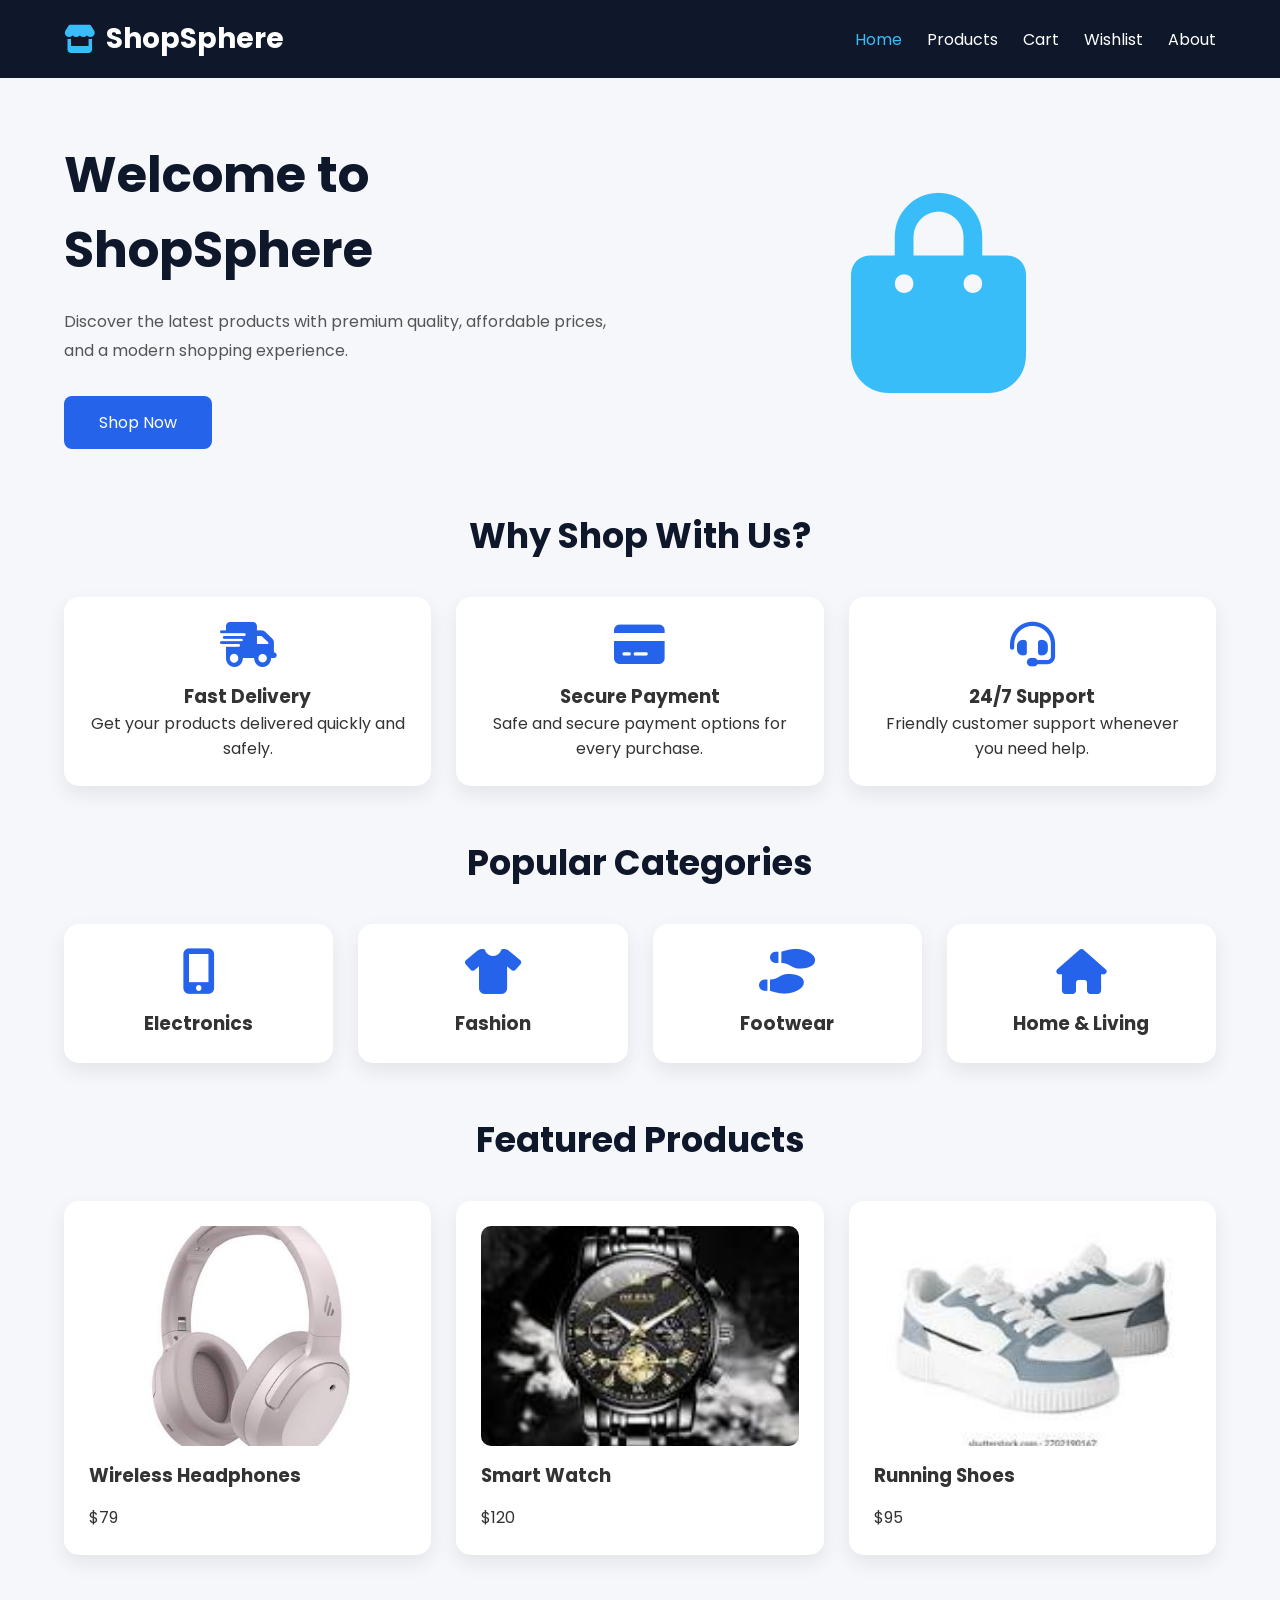
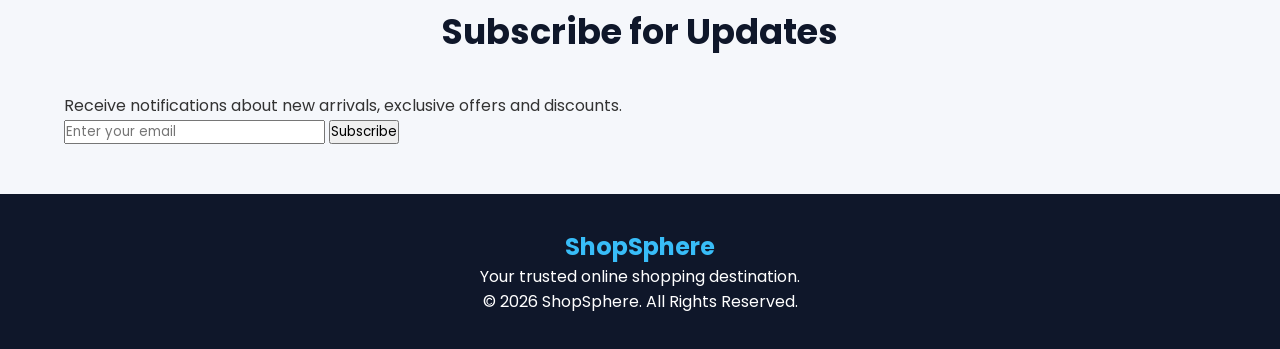
<file: E_Commerce_Product_Gallery/source_code/index.html>
<!DOCTYPE html>
<html lang="en">

<head>
    <meta charset="UTF-8">
    <meta name="viewport" content="width=device-width, initial-scale=1.0">
    <title>ShopSphere | Home</title>

    <link rel="stylesheet" href="style.css">

    <link href="https://fonts.googleapis.com/css2?family=Poppins:wght@300;400;500;600;700&display=swap" rel="stylesheet">

    <link rel="stylesheet"
        href="https://cdnjs.cloudflare.com/ajax/libs/font-awesome/6.6.0/css/all.min.css">
</head>

<body>

    <!-- Navigation -->

    <header>

        <nav class="navbar">

            <div class="logo">

                <i class="fa-solid fa-store"></i>

                <span>ShopSphere</span>

            </div>

            <ul class="nav-links">

                <li><a href="index.html" class="active">Home</a></li>

                <li><a href="products.html">Products</a></li>

                <li><a href="cart.html">Cart</a></li>

                <li><a href="wishlist.html">Wishlist</a></li>

                <li><a href="about.html">About</a></li>

            </ul>

        </nav>

    </header>

    <!-- Hero Section -->

    <section class="hero">

        <div class="hero-content">

            <h1>Welcome to ShopSphere</h1>

            <p>

                Discover the latest products with premium quality,
                affordable prices, and a modern shopping experience.

            </p>

            <a href="products.html" class="btn">

                Shop Now

            </a>

        </div>

        <div class="hero-image">

            <i class="fa-solid fa-bag-shopping"></i>

        </div>

    </section>

    <!-- Features -->

    <section class="features">

        <h2>Why Shop With Us?</h2>

        <div class="feature-container">

            <div class="feature-card">

                <i class="fa-solid fa-truck-fast"></i>

                <h3>Fast Delivery</h3>

                <p>

                    Get your products delivered quickly and safely.

                </p>

            </div>

            <div class="feature-card">

                <i class="fa-solid fa-credit-card"></i>

                <h3>Secure Payment</h3>

                <p>

                    Safe and secure payment options for every purchase.

                </p>

            </div>

            <div class="feature-card">

                <i class="fa-solid fa-headset"></i>

                <h3>24/7 Support</h3>

                <p>

                    Friendly customer support whenever you need help.

                </p>

            </div>

        </div>

    </section>

    <!-- Categories -->

    <section class="categories">

        <h2>Popular Categories</h2>

        <div class="category-grid">

            <div class="category-card">

                <i class="fa-solid fa-mobile-screen-button"></i>

                <h3>Electronics</h3>

            </div>

            <div class="category-card">

                <i class="fa-solid fa-shirt"></i>

                <h3>Fashion</h3>

            </div>

            <div class="category-card">

                <i class="fa-solid fa-shoe-prints"></i>

                <h3>Footwear</h3>

            </div>

            <div class="category-card">

                <i class="fa-solid fa-house"></i>

                <h3>Home & Living</h3>

            </div>

        </div>

    </section>

    <!-- Featured Products -->

    <section class="featured-products">

        <h2>Featured Products</h2>

        <div class="product-preview">

            <div class="preview-card">

                <img src="images/headphones.jpg" alt="Headphones">

                <h3>Wireless Headphones</h3>

                <p>$79</p>

            </div>

            <div class="preview-card">

                <img src="images/watch.jpg" alt="Smart Watch">

                <h3>Smart Watch</h3>

                <p>$120</p>

            </div>

            <div class="preview-card">

                <img src="images/shoes.jpg" alt="Shoes">

                <h3>Running Shoes</h3>

                <p>$95</p>

            </div>

        </div>

    </section>

    <!-- Newsletter -->

    <section class="newsletter">

        <h2>Subscribe for Updates</h2>

        <p>

            Receive notifications about new arrivals,
            exclusive offers and discounts.

        </p>

        <form>

            <input type="email" placeholder="Enter your email">

            <button type="submit">

                Subscribe

            </button>

        </form>

    </section>

    <!-- Footer -->

    <footer>

        <div class="footer-content">

            <h2>ShopSphere</h2>

            <p>

                Your trusted online shopping destination.

            </p>

            <p>

                © 2026 ShopSphere. All Rights Reserved.

            </p>

        </div>

    </footer>

    <script src="script.js"></script>

</body>

</html>
</file>
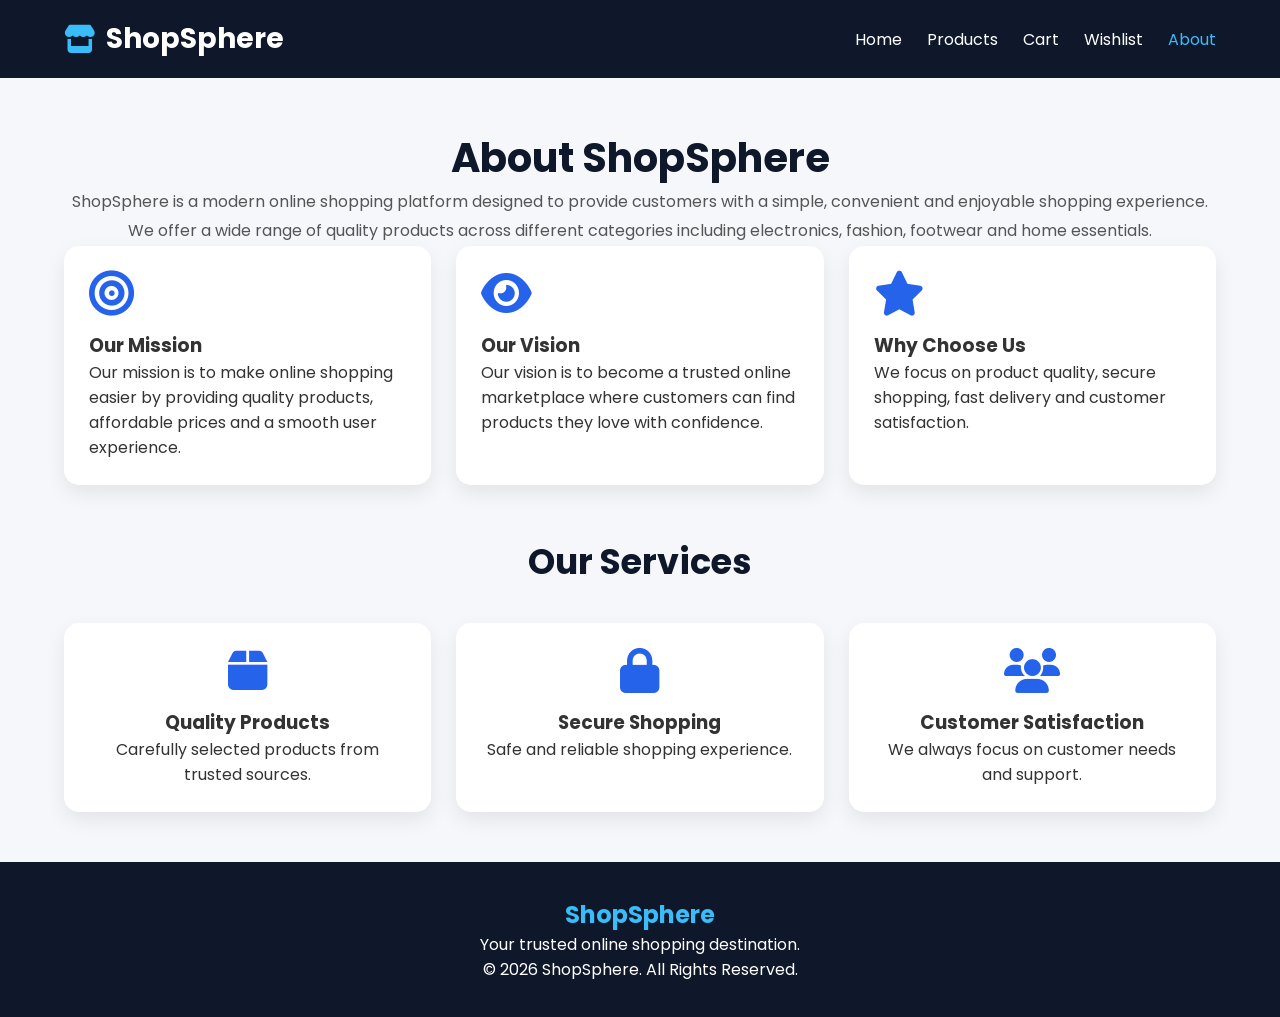
<file: E_Commerce_Product_Gallery/source_code/about.html>
<!DOCTYPE html>
<html lang="en">

<head>

<meta charset="UTF-8">

<meta name="viewport" content="width=device-width, initial-scale=1.0">

<title>ShopSphere | About</title>

<link rel="stylesheet" href="style.css">

<link href="https://fonts.googleapis.com/css2?family=Poppins:wght@300;400;500;600;700&display=swap" rel="stylesheet">

<link rel="stylesheet"
href="https://cdnjs.cloudflare.com/ajax/libs/font-awesome/6.6.0/css/all.min.css">

</head>


<body>


<!-- ================= HEADER ================= -->

<header>

<nav class="navbar">


<div class="logo">

<i class="fa-solid fa-store"></i>

<span>ShopSphere</span>

</div>


<ul class="nav-links">

<li>
<a href="index.html">Home</a>
</li>

<li>
<a href="products.html">Products</a>
</li>

<li>
<a href="cart.html">Cart</a>
</li>

<li>
<a href="wishlist.html">Wishlist</a>
</li>

<li>
<a href="about.html" class="active">About</a>
</li>

</ul>


</nav>

</header>



<!-- ================= ABOUT SECTION ================= -->


<section class="about-page">


<h1>
About ShopSphere
</h1>


<p class="about-text">

ShopSphere is a modern online shopping platform designed
to provide customers with a simple, convenient and enjoyable
shopping experience.

We offer a wide range of quality products across different
categories including electronics, fashion, footwear and home
essentials.

</p>




<div class="about-container">



<div class="about-card">

<i class="fa-solid fa-bullseye"></i>


<h3>
Our Mission
</h3>


<p>

Our mission is to make online shopping easier by providing
quality products, affordable prices and a smooth user
experience.

</p>


</div>





<div class="about-card">

<i class="fa-solid fa-eye"></i>


<h3>
Our Vision
</h3>


<p>

Our vision is to become a trusted online marketplace where
customers can find products they love with confidence.

</p>


</div>





<div class="about-card">

<i class="fa-solid fa-star"></i>


<h3>
Why Choose Us
</h3>


<p>

We focus on product quality, secure shopping, fast delivery
and customer satisfaction.

</p>


</div>



</div>


</section>





<!-- ================= STORE FEATURES ================= -->


<section class="features">


<h2>
Our Services
</h2>



<div class="feature-container">



<div class="feature-card">


<i class="fa-solid fa-box"></i>


<h3>
Quality Products
</h3>


<p>

Carefully selected products from trusted sources.

</p>


</div>





<div class="feature-card">


<i class="fa-solid fa-lock"></i>


<h3>
Secure Shopping
</h3>


<p>

Safe and reliable shopping experience.

</p>


</div>





<div class="feature-card">


<i class="fa-solid fa-users"></i>


<h3>
Customer Satisfaction
</h3>


<p>

We always focus on customer needs and support.

</p>


</div>



</div>


</section>





<!-- ================= FOOTER ================= -->


<footer>


<div class="footer-content">


<h2>
ShopSphere
</h2>


<p>

Your trusted online shopping destination.

</p>


<p>

© 2026 ShopSphere. All Rights Reserved.

</p>


</div>


</footer>



<script src="script.js"></script>


</body>

</html>
</file>
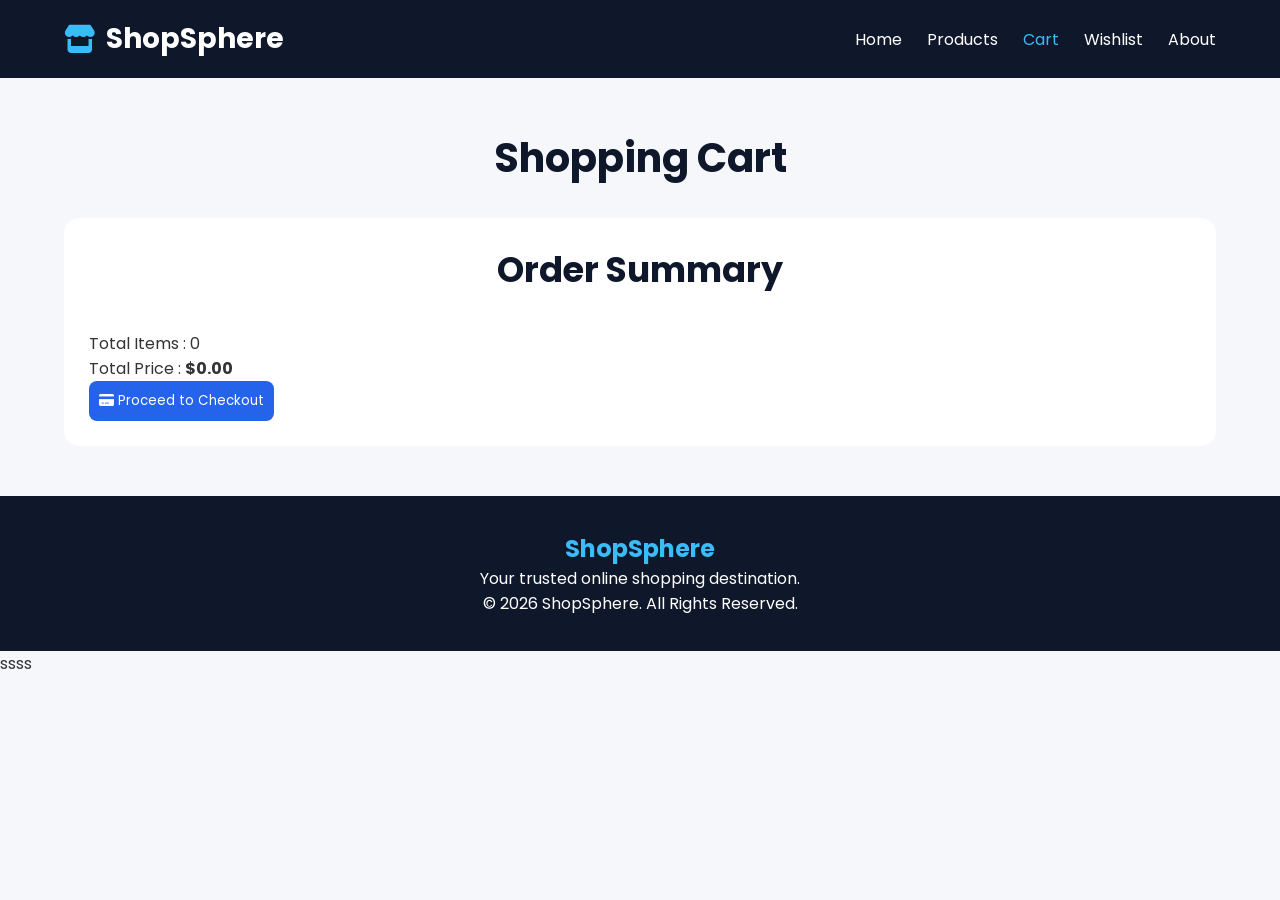
<file: E_Commerce_Product_Gallery/source_code/cart.html>
<!DOCTYPE html>
<html lang="en">

<head>

<meta charset="UTF-8">

<meta name="viewport" content="width=device-width, initial-scale=1.0">

<title>ShopSphere | Shopping Cart</title>

<link rel="stylesheet" href="style.css">

<link href="https://fonts.googleapis.com/css2?family=Poppins:wght@300;400;500;600;700&display=swap" rel="stylesheet">

<link rel="stylesheet"
href="https://cdnjs.cloudflare.com/ajax/libs/font-awesome/6.6.0/css/all.min.css">

</head>

<body>

<!-- ================= HEADER ================= -->

<header>

<nav class="navbar">

<div class="logo">

<i class="fa-solid fa-store"></i>

<span>ShopSphere</span>

</div>

<ul class="nav-links">

<li><a href="index.html">Home</a></li>

<li><a href="products.html">Products</a></li>

<li><a href="cart.html" class="active">Cart</a></li>

<li><a href="wishlist.html">Wishlist</a></li>

<li><a href="about.html">About</a></li>

</ul>

</nav>

</header>

<!-- ================= CART ================= -->

<section class="cart-page">

<h1>Shopping Cart</h1>

<div id="cartItems" class="cart-container">

<!-- Cart items will be loaded here by JavaScript -->

</div>

<div class="cart-summary">

<h2>Order Summary</h2>

<p>

Total Items :
<span id="totalItems">

0

</span>

</p>

<p>

Total Price :
<strong>

$<span id="totalPrice">

0.00

</span>

</strong>

</p>

<button id="checkoutBtn" class="checkout-btn">

<i class="fa-solid fa-credit-card"></i>

Proceed to Checkout

</button>

</div>

</section>

<!-- ================= FOOTER ================= -->

<footer>

<div class="footer-content">

<h2>ShopSphere</h2>

<p>

Your trusted online shopping destination.

</p>

<p>

© 2026 ShopSphere. All Rights Reserved.

</p>

</div>

</footer>

<script src="script.js"></script>

</body>

</html>ssss
</file>
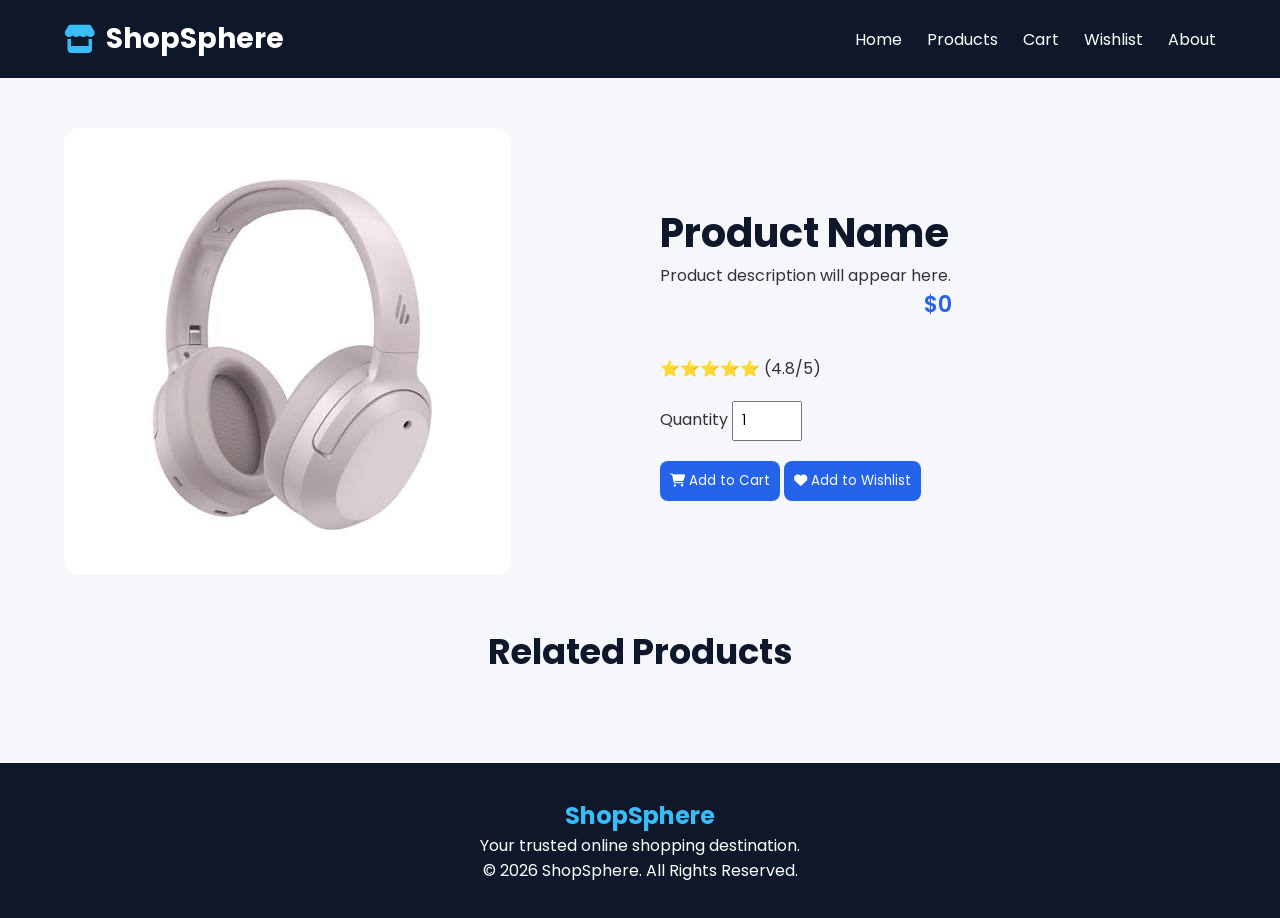
<file: E_Commerce_Product_Gallery/source_code/product.html>
<!DOCTYPE html>
<html lang="en">

<head>

    <meta charset="UTF-8">

    <meta name="viewport" content="width=device-width, initial-scale=1.0">

    <title>ShopSphere | Product Details</title>

    <link rel="stylesheet" href="style.css">

    <link href="https://fonts.googleapis.com/css2?family=Poppins:wght@300;400;500;600;700&display=swap" rel="stylesheet">

    <link rel="stylesheet"
        href="https://cdnjs.cloudflare.com/ajax/libs/font-awesome/6.6.0/css/all.min.css">

</head>

<body>

    <!-- ================= HEADER ================= -->

    <header>

        <nav class="navbar">

            <div class="logo">

                <i class="fa-solid fa-store"></i>

                <span>ShopSphere</span>

            </div>

            <ul class="nav-links">

                <li><a href="index.html">Home</a></li>

                <li><a href="products.html">Products</a></li>

                <li><a href="cart.html">Cart</a></li>

                <li><a href="wishlist.html">Wishlist</a></li>

                <li><a href="about.html">About</a></li>

            </ul>

        </nav>

    </header>

    <!-- ================= PRODUCT DETAILS ================= -->

    <section class="product-details">

        <div class="product-image">

            <img id="productImage" src="images/headphones.jpg" alt="Product Image">

        </div>

        <div class="product-info">

            <h1 id="productName">Product Name</h1>

            <p id="productDescription">

                Product description will appear here.

            </p>

            <h2 class="price" id="productPrice">$0</h2>

            <p id="productRating">
                ⭐⭐⭐⭐⭐ (4.8/5)
            </p>

            <div class="quantity-box">

                <label for="quantity">
                    Quantity
                </label>

                <input
                    type="number"
                    id="quantity"
                    value="1"
                    min="1">

            </div>

            <div class="action-buttons">

                <button id="addCartBtn">

                    <i class="fa-solid fa-cart-shopping"></i>

                    Add to Cart

                </button>

                <button id="wishlistBtn">

                    <i class="fa-solid fa-heart"></i>

                    Add to Wishlist

                </button>

            </div>

        </div>

    </section>

    <!-- ================= RELATED PRODUCTS ================= -->

    <section class="featured-products">

        <h2>Related Products</h2>

        <div id="relatedProducts" class="product-grid">

            <!-- JavaScript will load related products -->

        </div>

    </section>

    <!-- ================= FOOTER ================= -->

    <footer>

        <div class="footer-content">

            <h2>ShopSphere</h2>

            <p>

                Your trusted online shopping destination.

            </p>

            <p>

                © 2026 ShopSphere. All Rights Reserved.

            </p>

        </div>

    </footer>

    <script src="script.js"></script>

</body>

</html>
</file>
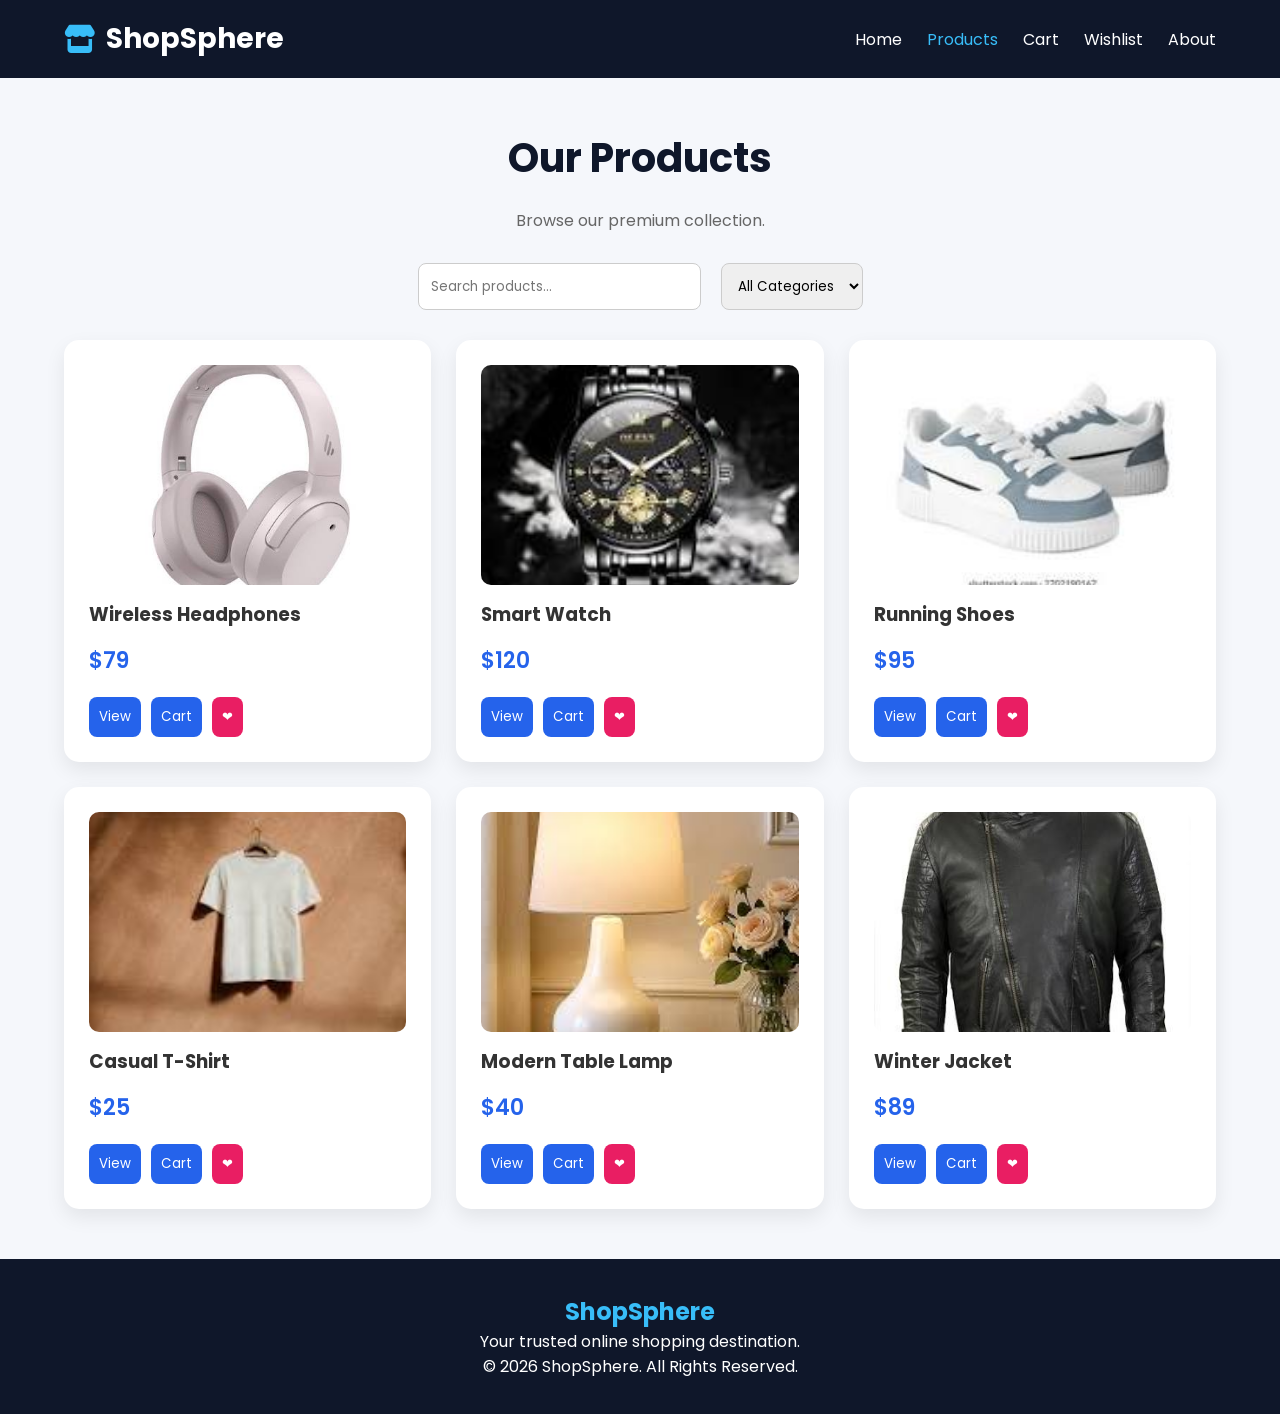
<file: E_Commerce_Product_Gallery/source_code/products.html>
<!DOCTYPE html>
<html lang="en">

<head>

<meta charset="UTF-8">

<meta name="viewport" content="width=device-width, initial-scale=1.0">

<title>ShopSphere | Products</title>

<link rel="stylesheet" href="style.css">

<link href="https://fonts.googleapis.com/css2?family=Poppins:wght@300;400;500;600;700&display=swap" rel="stylesheet">

<link rel="stylesheet"
href="https://cdnjs.cloudflare.com/ajax/libs/font-awesome/6.6.0/css/all.min.css">

</head>

<body>

<!-- ================= NAVBAR ================= -->

<header>

<nav class="navbar">

<div class="logo">

<i class="fa-solid fa-store"></i>

<span>ShopSphere</span>

</div>

<ul class="nav-links">

<li><a href="index.html">Home</a></li>

<li><a href="products.html" class="active">Products</a></li>

<li><a href="cart.html">Cart</a></li>

<li><a href="wishlist.html">Wishlist</a></li>

<li><a href="about.html">About</a></li>

</ul>

</nav>

</header>

<!-- ================= PAGE TITLE ================= -->

<section class="products-page">

<h1>Our Products</h1>

<p class="page-text">

Browse our premium collection.

</p>

<!-- SEARCH -->

<div class="search-filter">

<input
type="text"
id="searchInput"
placeholder="Search products...">

<select id="categoryFilter">

<option value="All">All Categories</option>

<option value="Electronics">Electronics</option>

<option value="Fashion">Fashion</option>

<option value="Shoes">Shoes</option>

<option value="Home">Home</option>

</select>

</div>

<!-- PRODUCT GRID -->

<div id="productGrid" class="product-grid">

<!-- Products will be loaded by JavaScript -->

</div>

</section>

<!-- FOOTER -->

<footer>

<div class="footer-content">

<h2>ShopSphere</h2>

<p>

Your trusted online shopping destination.

</p>

<p>

© 2026 ShopSphere. All Rights Reserved.

</p>

</div>

</footer>

<script src="script.js"></script>

</body>

</html>
</file>
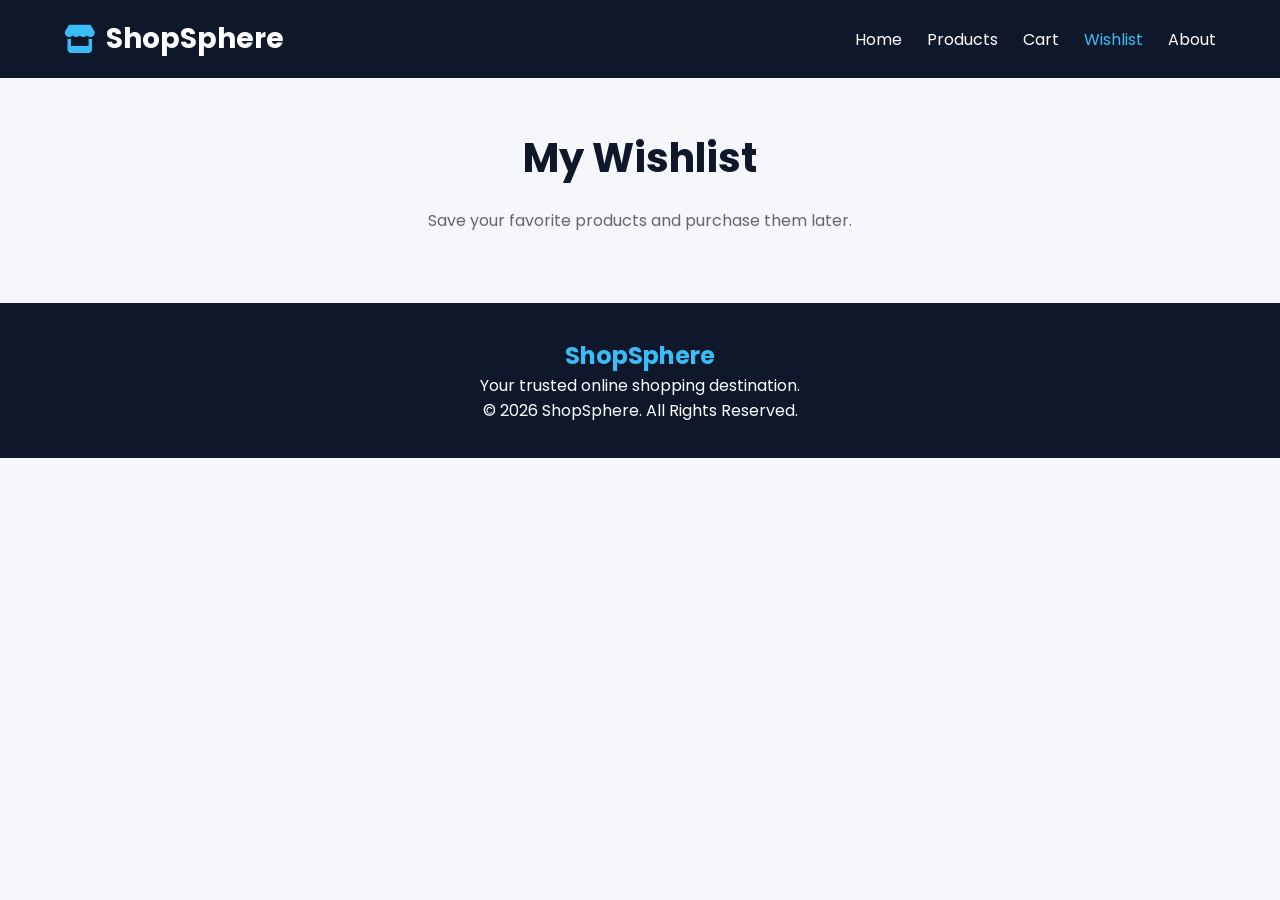
<file: E_Commerce_Product_Gallery/source_code/wishlist.html>
<!DOCTYPE html>
<html lang="en">

<head>

    <meta charset="UTF-8">

    <meta name="viewport" content="width=device-width, initial-scale=1.0">

    <title>ShopSphere | Wishlist</title>

    <link rel="stylesheet" href="style.css">

    <link href="https://fonts.googleapis.com/css2?family=Poppins:wght@300;400;500;600;700&display=swap" rel="stylesheet">

    <link rel="stylesheet"
        href="https://cdnjs.cloudflare.com/ajax/libs/font-awesome/6.6.0/css/all.min.css">

</head>

<body>

    <!-- ================= HEADER ================= -->

    <header>

        <nav class="navbar">

            <div class="logo">

                <i class="fa-solid fa-store"></i>

                <span>ShopSphere</span>

            </div>

            <ul class="nav-links">

                <li><a href="index.html">Home</a></li>

                <li><a href="products.html">Products</a></li>

                <li><a href="cart.html">Cart</a></li>

                <li><a href="wishlist.html" class="active">Wishlist</a></li>

                <li><a href="about.html">About</a></li>

            </ul>

        </nav>

    </header>

    <!-- ================= WISHLIST ================= -->

    <section class="wishlist-page">

        <h1>My Wishlist</h1>

        <p class="page-text">
            Save your favorite products and purchase them later.
        </p>

        <div id="wishlistItems" class="wishlist-grid">

            <!-- Wishlist items will be loaded by JavaScript -->

        </div>

    </section>

    <!-- ================= FOOTER ================= -->

    <footer>

        <div class="footer-content">

            <h2>ShopSphere</h2>

            <p>

                Your trusted online shopping destination.

            </p>

            <p>

                © 2026 ShopSphere. All Rights Reserved.

            </p>

        </div>

    </footer>

    <script src="script.js"></script>

</body>

</html>
</file>
<file: E_Commerce_Product_Gallery/source_code/style.css>
/* ===============================
   ShopSphere E-Commerce CSS
================================ */

@import url('https://fonts.googleapis.com/css2?family=Poppins:wght@300;400;500;600;700&display=swap');


*{
    margin:0;
    padding:0;
    box-sizing:border-box;
    font-family:'Poppins',sans-serif;
}


body{
    background:#f5f7fb;
    color:#333;
}


a{
    text-decoration:none;
}


img{
    max-width:100%;
    display:block;
}


ul{
    list-style:none;
}


/* ===============================
        NAVBAR
================================ */

header{
    background:#0f172a;
    position:sticky;
    top:0;
    z-index:1000;
}


.navbar{

    width:90%;
    margin:auto;
    display:flex;
    justify-content:space-between;
    align-items:center;
    padding:18px 0;

}


.logo{

    color:white;
    font-size:28px;
    font-weight:700;
    display:flex;
    gap:10px;
    align-items:center;

}


.logo i{

    color:#38bdf8;

}


.nav-links{

    display:flex;
    gap:25px;

}


.nav-links a{

    color:white;
    font-size:16px;

}


.nav-links a:hover,
.active{

    color:#38bdf8 !important;

}



/* ===============================
        HERO
================================ */


.hero{

    width:90%;
    margin:60px auto;
    display:flex;
    align-items:center;
    justify-content:space-between;
    gap:40px;

}


.hero-content{

    flex:1;

}


.hero-content h1{

    font-size:50px;
    color:#0f172a;
    margin-bottom:20px;

}


.hero-content p{

    color:#555;
    line-height:1.8;
    margin-bottom:30px;

}


.hero-image{

    flex:1;
    text-align:center;

}


.hero-image i{

    font-size:200px;
    color:#38bdf8;

}


.btn{

    background:#2563eb;
    color:white;
    padding:14px 35px;
    border-radius:8px;
    display:inline-block;

}


.btn:hover{

    background:#1d4ed8;

}



/* ===============================
        COMMON SECTIONS
================================ */


section{

    width:90%;
    margin:50px auto;

}


section h2{

    text-align:center;
    font-size:35px;
    color:#0f172a;
    margin-bottom:35px;

}



/* ===============================
        CARDS
================================ */


.feature-container,
.category-grid,
.product-preview,
.product-grid,
.wishlist-grid,
.about-container{

    display:grid;
    gap:25px;

}


.feature-container{

    grid-template-columns:repeat(3,1fr);

}


.category-grid{

    grid-template-columns:repeat(4,1fr);

}


.product-preview,
.product-grid{

    grid-template-columns:repeat(3,1fr);

}


.about-container{

    grid-template-columns:repeat(3,1fr);

}



.feature-card,
.category-card,
.preview-card,
.product-card,
.wishlist-card,
.about-card{

    background:white;
    padding:25px;
    border-radius:15px;
    box-shadow:0 8px 20px rgba(0,0,0,0.08);
    transition:0.3s;

}


.feature-card:hover,
.category-card:hover,
.product-card:hover,
.wishlist-card:hover,
.about-card:hover{

    transform:translateY(-8px);

}


.feature-card,
.category-card{

    text-align:center;

}


.feature-card i,
.category-card i,
.about-card i{

    font-size:45px;
    color:#2563eb;
    margin-bottom:15px;

}



/* ===============================
        PRODUCTS
================================ */


.products-page h1,
.cart-page h1,
.wishlist-page h1,
.about-page h1{

    text-align:center;
    font-size:40px;
    color:#0f172a;

}


.page-text{

    text-align:center;
    color:#666;
    margin:20px;

}


.product-card img,
.preview-card img,
.wishlist-card img{

    height:220px;
    width:100%;
    object-fit:cover;
    border-radius:10px;

}


.product-card h3,
.preview-card h3{

    margin:15px 0;
}


.price{

    color:#2563eb;
    font-size:22px;
    font-weight:600;

}



.product-buttons{

    display:flex;
    gap:10px;
    margin-top:20px;

}


.product-buttons button,
.wishlist-buttons button,
.action-buttons button,
.checkout-btn{

    background:#2563eb;
    color:white;
    border:none;
    padding:10px;
    border-radius:8px;
    cursor:pointer;

}


.product-buttons button:last-child{

    background:#e91e63;

}



/* ===============================
        SEARCH
================================ */


.search-filter{

    display:flex;
    justify-content:center;
    gap:20px;
    margin:30px;

}


.search-filter input,
.search-filter select{

    padding:12px;
    border-radius:8px;
    border:1px solid #ccc;

}



/* ===============================
        PRODUCT DETAILS
================================ */


.product-details{

    display:grid;
    grid-template-columns:1fr 1fr;
    gap:40px;
    align-items:center;

}


.product-image img{

    border-radius:15px;

}


.product-info h1{

    font-size:40px;
    color:#0f172a;

}


.quantity-box{

    margin:20px 0;

}


.quantity-box input{

    width:70px;
    padding:8px;

}



/* ===============================
        CART
================================ */


.cart-container{

    display:flex;
    flex-direction:column;
    gap:20px;

}


.cart-item{

    background:white;
    padding:20px;
    border-radius:15px;
    display:flex;
    align-items:center;
    justify-content:space-between;

}


.cart-item img{

    width:100px;
    height:100px;
    object-fit:cover;

}


.cart-summary{

    background:white;
    padding:25px;
    margin-top:30px;
    border-radius:15px;

}



.remove-btn{

    background:#ef4444;
    color:white;
    border:none;
    padding:10px;
    border-radius:8px;

}



/* ===============================
        ABOUT
================================ */


.about-text{

    text-align:center;
    line-height:1.8;
    color:#555;

}



/* ===============================
        FOOTER
================================ */


footer{

    background:#0f172a;
    color:white;
    text-align:center;
    padding:35px;

}


.footer-content h2{

    color:#38bdf8;

}



/* ===============================
        RESPONSIVE
================================ */


@media(max-width:900px){


.navbar{

    flex-direction:column;
    gap:20px;

}


.nav-links{

    flex-direction:column;
    text-align:center;

}


.hero,
.product-details{

    grid-template-columns:1fr;
    display:flex;
    flex-direction:column;

}


.feature-container,
.category-grid,
.product-preview,
.product-grid,
.about-container{

    grid-template-columns:1fr;

}

}
/* Wishlist image size fix */

.wishlist-card img{

    width:180px;
    height:180px;
    object-fit:cover;
    margin:20px auto;
    border-radius:12px;

}
</file>
